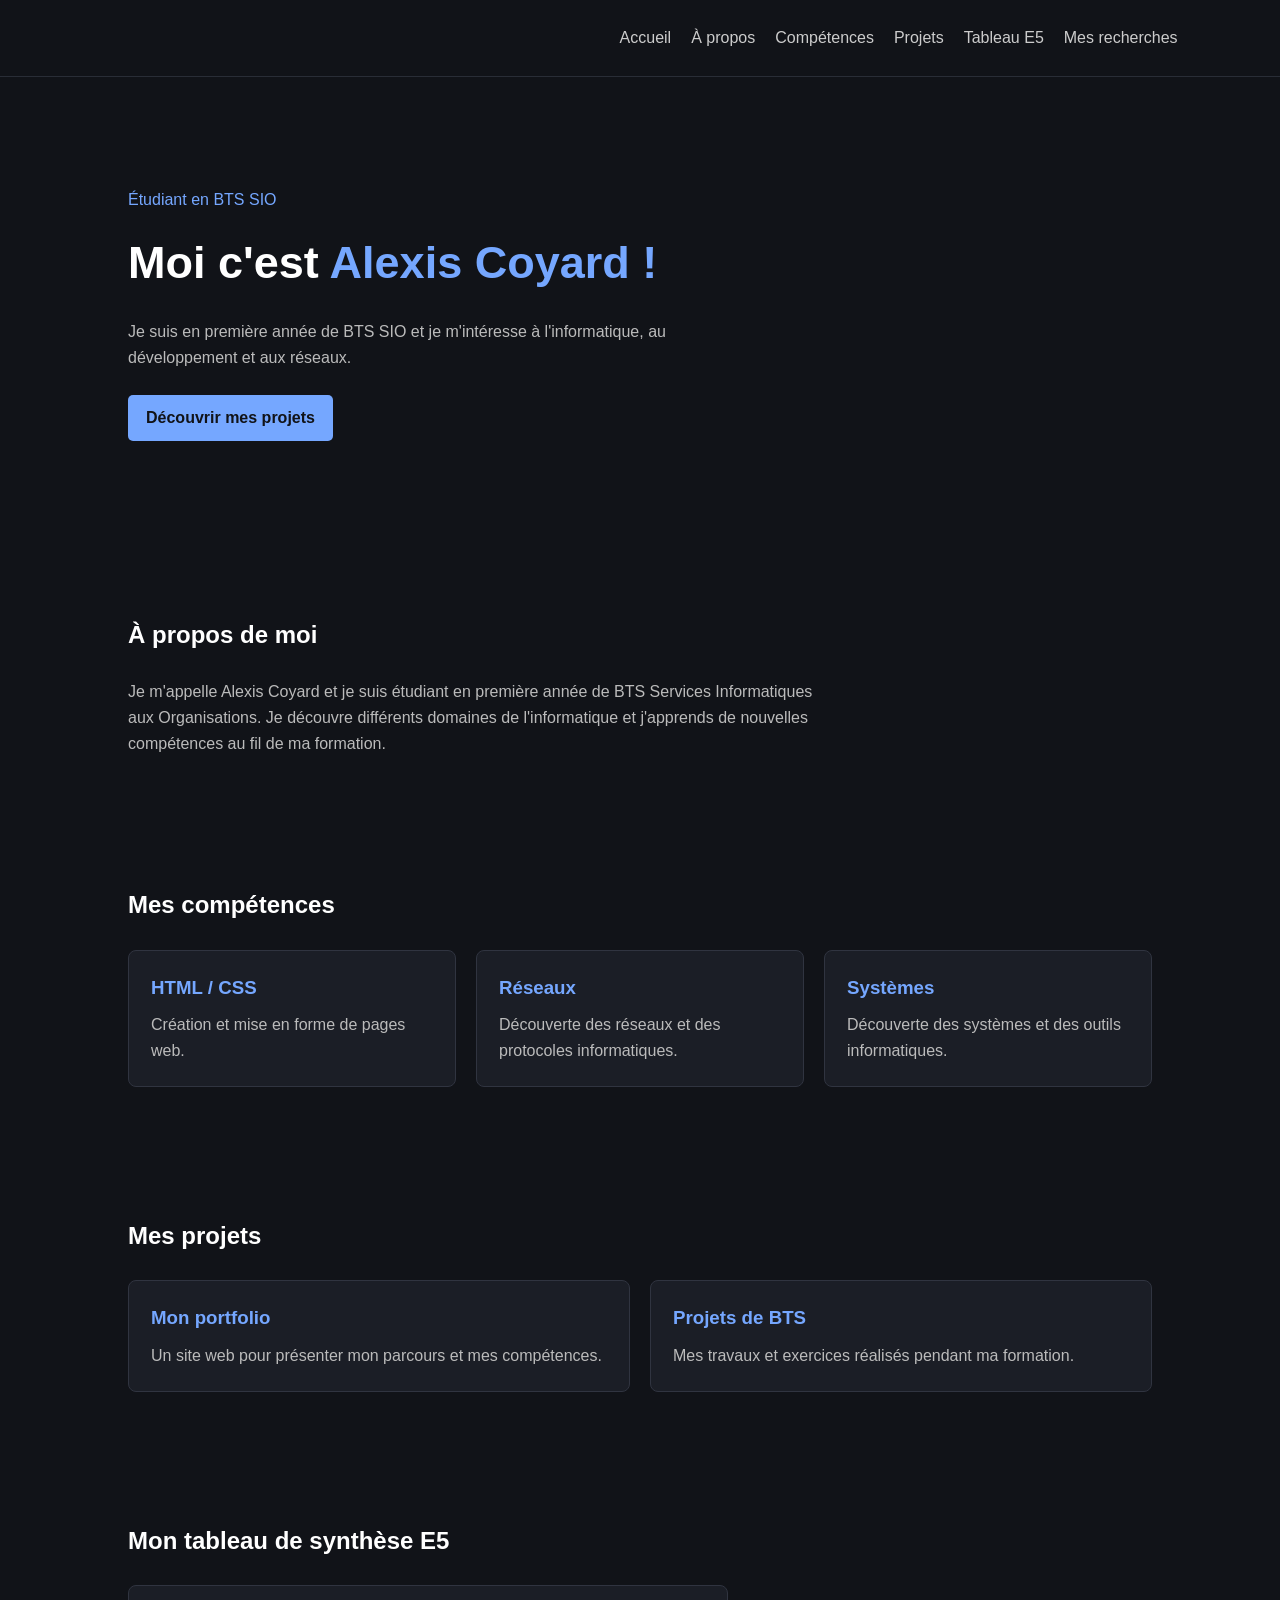
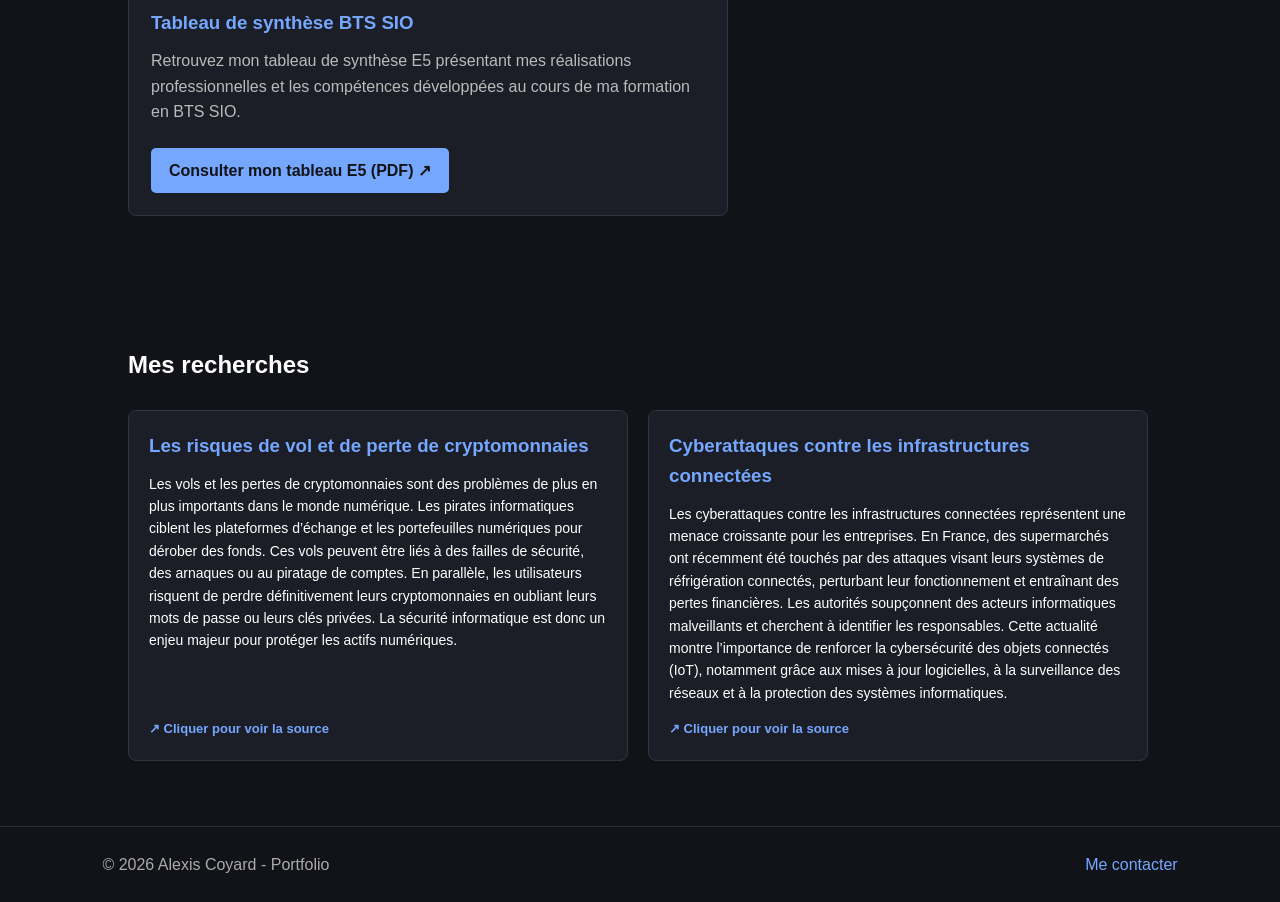
<file: index.html>
<!DOCTYPE html>
<html lang="fr">
<head>
    <meta charset="UTF-8">
    <meta name="viewport" content="width=device-width, initial-scale=1.0">
    <title>Alexis Coyard - Portfolio</title>
    <link rel="stylesheet" href="style.css">
</head>
<body>

    <header>
        <nav>
            <a href="#accueil">Accueil</a>
            <a href="#apropos">À propos</a>
            <a href="#competences">Compétences</a>
            <a href="#projets">Projets</a>
            <a href="#tableau-e5">Tableau E5</a>
            <a href="#recherches">Mes recherches</a>
        </nav>
    </header>

    <section id="accueil" class="accueil">
        <p class="sous-titre">Étudiant en BTS SIO</p>
        <h1>Moi c'est <span>Alexis Coyard !</span></h1>
        <p>
            Je suis en première année de BTS SIO et je m'intéresse
            à l'informatique, au développement et aux réseaux.
        </p>
        <a href="#projets" class="bouton">Découvrir mes projets</a>
    </section>

    <section id="apropos">
        <h2>À propos de moi</h2>
        <p>
            Je m'appelle Alexis Coyard et je suis étudiant en première
            année de BTS Services Informatiques aux Organisations.
            Je découvre différents domaines de l'informatique et
            j'apprends de nouvelles compétences au fil de ma formation.
        </p>
    </section>

    <section id="competences">
        <h2>Mes compétences</h2>

        <div class="cartes">
            <div class="carte">
                <h3>HTML / CSS</h3>
                <p>Création et mise en forme de pages web.</p>
            </div>

            <div class="carte">
                <h3>Réseaux</h3>
                <p>Découverte des réseaux et des protocoles informatiques.</p>
            </div>

            <div class="carte">
                <h3>Systèmes</h3>
                <p>Découverte des systèmes et des outils informatiques.</p>
            </div>
        </div>
    </section>

    <section id="projets">
        <h2>Mes projets</h2>

        <div class="cartes">
            <div class="carte">
                <h3>Mon portfolio</h3>
                <p>Un site web pour présenter mon parcours et mes compétences.</p>
            </div>

            <div class="carte">
                <h3>Projets de BTS</h3>
                <p>Mes travaux et exercices réalisés pendant ma formation.</p>
            </div>
        </div>
    </section>

    <!-- Tableau de synthèse E5 -->
    <section id="tableau-e5">
        <h2>Mon tableau de synthèse E5</h2>

        <div class="cartes">
            <div class="carte carte-e5">
                <h3>Tableau de synthèse BTS SIO</h3>

                <p>
                    Retrouvez mon tableau de synthèse E5 présentant
                    mes réalisations professionnelles et les compétences
                    développées au cours de ma formation en BTS SIO.
                </p>

                <a href="tableau-synthese-e5.pdf.pdf"
                   target="_blank"
                   rel="noopener noreferrer"
                   class="bouton bouton-pdf">
                    Consulter mon tableau E5 (PDF) ↗
                </a>
            </div>
        </div>
    </section>

    <section id="recherches">
        <h2>Mes recherches</h2>

        <div class="cartes-recherches">

            <a href="https://www.01net.com/actualites/binance-ferme-comptes-francais-retirez-cryptos-eviter-frais.html"
               target="_blank"
               rel="noopener noreferrer"
               class="recherche">

                <h3>Les risques de vol et de perte de cryptomonnaies</h3>

                <p>
                    Les vols et les pertes de cryptomonnaies sont des problèmes
                    de plus en plus importants dans le monde numérique. Les pirates
                    informatiques ciblent les plateformes d’échange et les portefeuilles
                    numériques pour dérober des fonds. Ces vols peuvent être liés à des
                    failles de sécurité, des arnaques ou au piratage de comptes.
                    En parallèle, les utilisateurs risquent de perdre définitivement
                    leurs cryptomonnaies en oubliant leurs mots de passe ou leurs clés
                    privées. La sécurité informatique est donc un enjeu majeur pour
                    protéger les actifs numériques.
                </p>

                <p class="source">↗ Cliquer pour voir la source</p>
            </a>

            <a href="https://www.01net.com/actualites/cyberattaques-contre-supermarches-france-demasque-coupables.html"
               target="_blank"
               rel="noopener noreferrer"
               class="recherche">

                <h3>Cyberattaques contre les infrastructures connectées</h3>

                <p>
                    Les cyberattaques contre les infrastructures connectées représentent
                    une menace croissante pour les entreprises. En France, des supermarchés
                    ont récemment été touchés par des attaques visant leurs systèmes de
                    réfrigération connectés, perturbant leur fonctionnement et entraînant
                    des pertes financières. Les autorités soupçonnent des acteurs
                    informatiques malveillants et cherchent à identifier les responsables.
                    Cette actualité montre l’importance de renforcer la cybersécurité des
                    objets connectés (IoT), notamment grâce aux mises à jour logicielles,
                    à la surveillance des réseaux et à la protection des systèmes informatiques.
                </p>

                <p class="source">↗ Cliquer pour voir la source</p>
            </a>

        </div>
    </section>

    <footer>
        <p>© 2026 Alexis Coyard - Portfolio</p>
        <a href="contact.html">Me contacter</a>
    </footer>

</body>
</html>
</file>
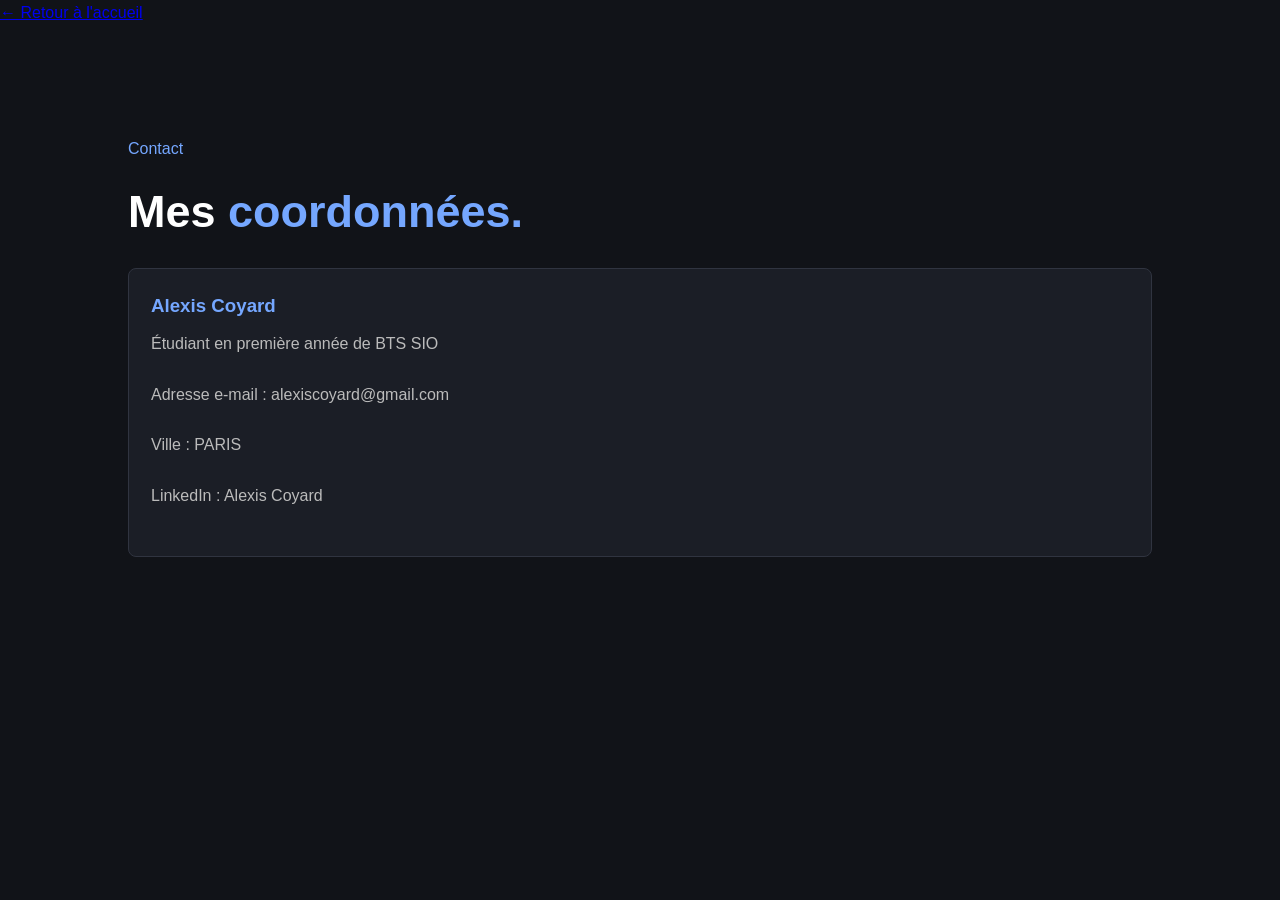
<file: contact.html>
<!DOCTYPE html>
<html lang="fr">
<head>
    <meta charset="UTF-8">
    <meta name="viewport" content="width=device-width, initial-scale=1.0">
    <title>Contact - Alexis Coyard</title>
    <link rel="stylesheet" href="style.css">
</head>
<body>

    <!-- Bouton en haut à droite -->
    <a href="index.html" class="retour">← Retour à l'accueil</a>

    <section class="accueil">
        <p class="sous-titre">Contact</p>
        <h1>Mes <span>coordonnées.</span></h1>

        <div class="carte">
            <h3>Alexis Coyard</h3>
            <p>Étudiant en première année de BTS SIO</p>

            <p>Adresse e-mail : alexiscoyard@gmail.com</p>
            <p>Ville : PARIS</p>

            <p>LinkedIn : Alexis Coyard</p>
        </div>
    </section>

</body>
</html>
</file>
<file: style.css>
* {
    margin: 0;
    padding: 0;
    box-sizing: border-box;
    scroll-behavior: smooth;
}

body {
    font-family: Arial, sans-serif;
    background-color: #111318;
    color: white;
    line-height: 1.6;
}

header {
    display: flex;
    justify-content: flex-end;
    align-items: center;
    padding: 25px 8%;
    border-bottom: 1px solid #292d36;
}

header h2 span,
h1 span {
    color: #75a7ff;
}

nav {
    display: flex;
    flex-wrap: wrap;
    gap: 20px;
}

nav a {
    color: #ccc;
    text-decoration: none;
}

nav a:hover {
    color: #75a7ff;
}

section {
    padding: 65px 10%;
}

.accueil {
    padding-top: 110px;
    padding-bottom: 110px;
}

.sous-titre {
    color: #75a7ff;
    margin-bottom: 15px;
}

h1 {
    font-size: 45px;
    margin-bottom: 20px;
}

.accueil p:not(.sous-titre) {
    color: #bbb;
    max-width: 550px;
    margin-bottom: 25px;
}

.bouton {
    display: inline-block;
    background: #75a7ff;
    color: #111318;
    padding: 10px 18px;
    border-radius: 5px;
    text-decoration: none;
    font-weight: bold;
}

.bouton:hover {
    background-color: #a4c4ff;
}

h2 {
    margin-bottom: 25px;
}

section > p {
    max-width: 700px;
    color: #bbb;
}

.cartes {
    display: flex;
    gap: 20px;
    flex-wrap: wrap;
}

.carte {
    background: #1b1e26;
    border: 1px solid #303440;
    padding: 22px;
    border-radius: 8px;
    flex: 1;
    min-width: 200px;
}

.carte h3 {
    margin-bottom: 10px;
    color: #75a7ff;
}

.carte p {
    color: #bbb;
}

/* Tableau de synthèse E5 */

.carte-e5 {
    max-width: 600px;
    flex: 1 1 100%;
}

.carte-e5 p {
    margin-bottom: 5px;
}

.bouton-pdf {
    margin-top: 18px;
    text-align: center;
    transition: 0.3s;
}

.bouton-pdf:hover {
    transform: translateY(-2px);
}

/* Mes recherches */

.cartes-recherches {
    display: flex;
    flex-wrap: wrap;
    align-items: stretch;
    gap: 20px;
}

.recherche {
    display: flex;
    flex-direction: column;
    flex: 1 1 300px;
    min-width: 0;
    max-width: 500px;
    background-color: #1b1e26;
    border: 1px solid #303440;
    border-radius: 8px;
    padding: 20px;
    text-decoration: none;
    transition: 0.3s;
    overflow-wrap: anywhere;
}

.recherche h3 {
    color: #75a7ff;
    font-weight: bold;
    margin-bottom: 12px;
}

.recherche p {
    color: white;
    font-size: 14px;
}

/* Lien vers la source */

.recherche .source {
    color: #75a7ff;
    font-size: 13px;
    font-weight: bold;
    margin-top: auto;
    padding-top: 15px;
}

.recherche:hover {
    border-color: #75a7ff;
    transform: translateY(-3px);
}

/* Pied de page */

footer {
    padding: 25px 8%;
    border-top: 1px solid #292d36;
    display: flex;
    justify-content: space-between;
    align-items: center;
    gap: 15px;
    color: #aaa;
}

footer a {
    color: #75a7ff;
    text-decoration: none;
}

footer a:hover {
    text-decoration: underline;
}

/* Téléphones et petits écrans */

@media (max-width: 600px) {
    header {
        justify-content: center;
    }

    nav {
        justify-content: center;
        gap: 12px;
    }

    nav a {
        font-size: 14px;
    }

    section {
        padding: 45px 7%;
    }

    .accueil {
        padding-top: 75px;
        padding-bottom: 75px;
    }

    h1 {
        font-size: 34px;
    }

    .cartes-recherches {
        flex-direction: column;
    }

    .recherche {
        max-width: 100%;
        width: 100%;
        flex: 1 1 auto;
    }

    .carte-e5 {
        max-width: 100%;
    }

    footer {
        flex-direction: column;
        text-align: center;
    }
}
</file>
